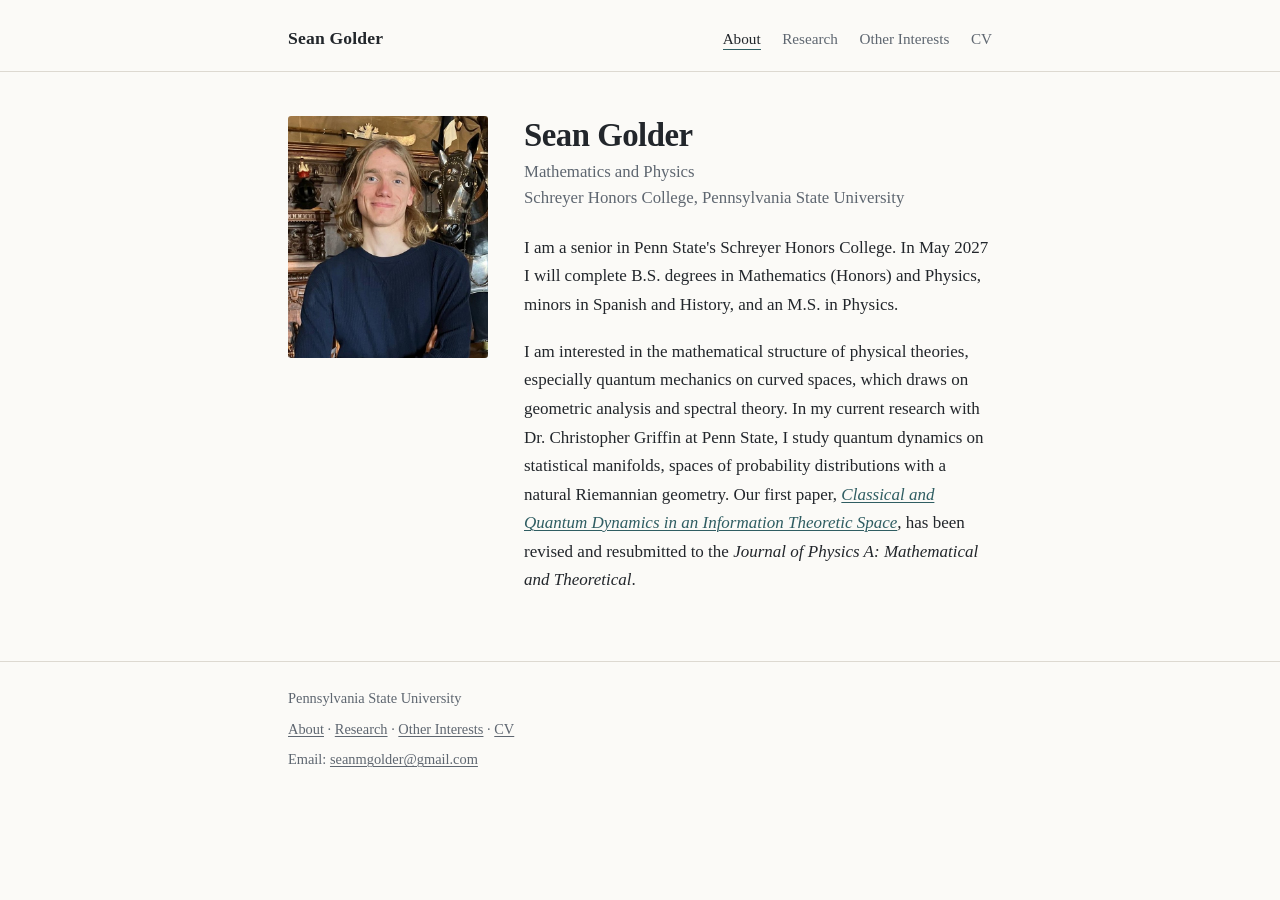
<file: index.html>
<!doctype html>
<html lang="en">
<head>
<meta charset="utf-8">
<meta name="viewport" content="width=device-width, initial-scale=1">
<title>Sean Golder</title>
<meta name="description" content="Sean Golder — mathematics and physics student at Penn State, working on mathematical physics and information geometry.">
<link rel="stylesheet" href="style.css">
</head>
<body>

<header class="masthead">
  <div class="wrap">
    <a class="sitename" href="index.html">Sean Golder</a>
    <nav>
      <ul>
        <li><a href="index.html" aria-current="page">About</a></li>
        <li><a href="research.html">Research</a></li>
        <li><a href="interests.html">Other Interests</a></li>
        <li><a href="files/golder-cv.pdf">CV</a></li>
      </ul>
    </nav>
  </div>
</header>

<main class="wrap">

  <div class="intro">
    <img class="portrait" src="images/sean.jpg" alt="Sean Golder" width="620" height="750">
    <div>
      <h1>Sean Golder</h1>
      <p class="subtitle">
        Mathematics and Physics<br>
        Schreyer Honors College, Pennsylvania State University
      </p>

      <p>
  		I am a senior in Penn State's Schreyer Honors College. In May 2027 I will
  		complete B.S. degrees in Mathematics (Honors) and Physics, minors in Spanish
  		and History, and an M.S. in Physics.
	  </p>

       <p>
        I am interested in the mathematical structure of physical theories,
        especially quantum mechanics on curved spaces, which draws on geometric
        analysis and spectral theory. In my current research with Dr. Christopher
        Griffin at Penn State, I study quantum dynamics on statistical manifolds,
        spaces of probability distributions with a natural Riemannian geometry. Our
        first paper,
        <a href="https://arxiv.org/abs/2604.09735"><em>Classical and Quantum Dynamics
        in an Information Theoretic Space</em></a>, has been revised and resubmitted
        to the <em>Journal of Physics A: Mathematical and Theoretical</em>.
      </p>
    </div>
  </div>

</main>

<footer>
  <div class="wrap">
<p>Pennsylvania State University</p>
    <p><a href="index.html">About</a> · <a href="research.html">Research</a> ·
       <a href="interests.html">Other Interests</a> ·
       <a href="files/golder-cv.pdf">CV</a></p>
    <p>Email: <a class="email-link" data-show-address="true" href="#">Email</a></p>
  </div>
</footer>

<script src="email.js"></script>

</body>
</html>
</file>
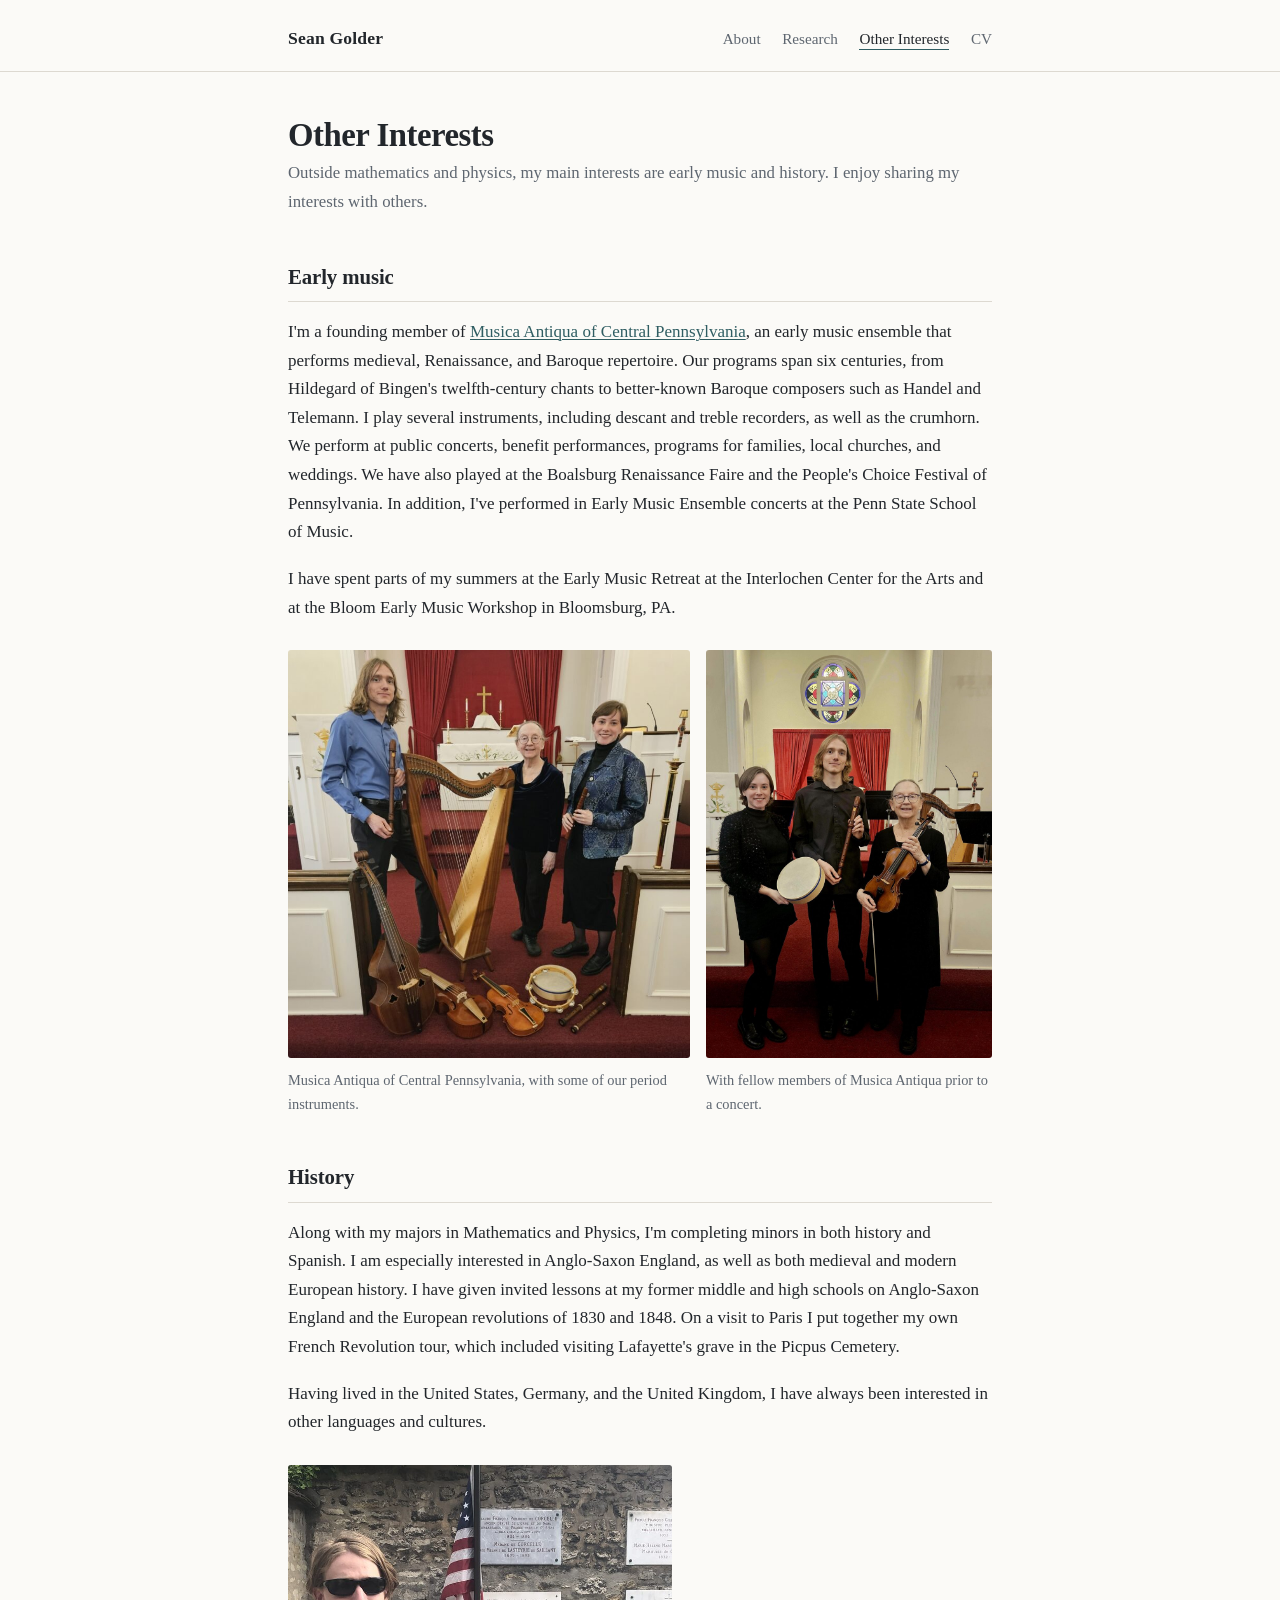
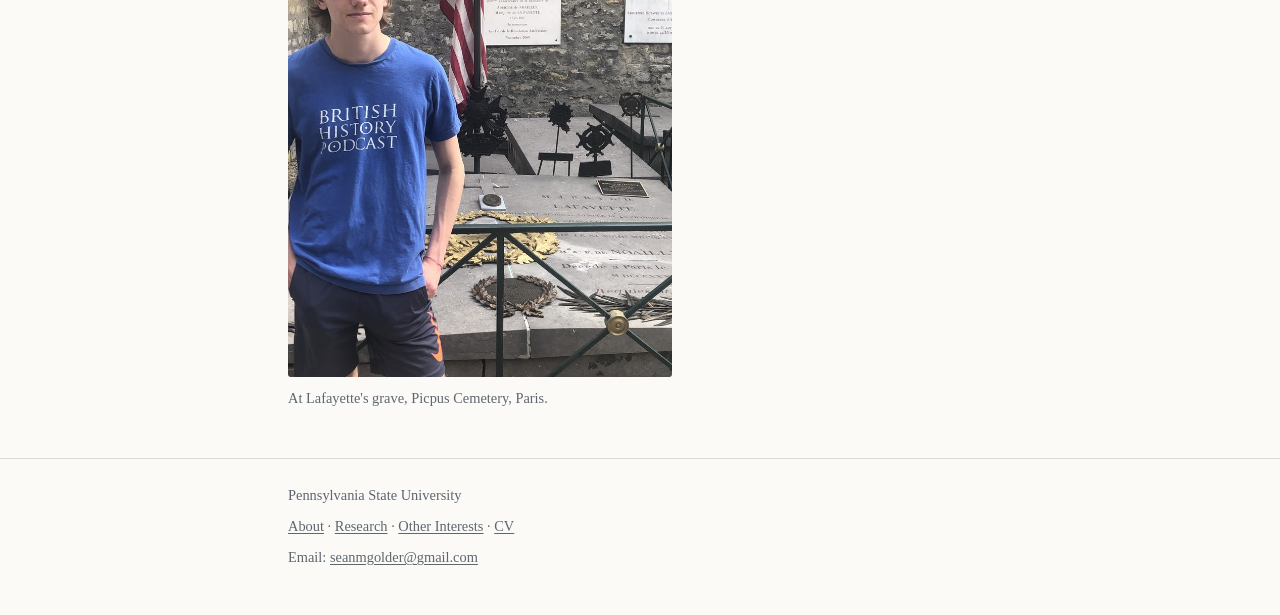
<file: interests.html>
<!doctype html>
<html lang="en">
<head>
<meta charset="utf-8">
<meta name="viewport" content="width=device-width, initial-scale=1">
<title>Other Interests — Sean Golder</title>
<meta name="description" content="Sean Golder on early music and history, his main interests outside mathematics and physics.">
<link rel="stylesheet" href="style.css">
</head>
<body>

<header class="masthead">
  <div class="wrap">
    <a class="sitename" href="index.html">Sean Golder</a>
    <nav>
      <ul>
        <li><a href="index.html">About</a></li>
        <li><a href="research.html">Research</a></li>
        <li><a href="interests.html" aria-current="page">Other Interests</a></li>
        <li><a href="files/golder-cv.pdf">CV</a></li>
      </ul>
    </nav>
  </div>
</header>

<main class="wrap">

  <h1>Other Interests</h1>
  <p class="lede">
  Outside mathematics and physics, my main interests are early music and history. 
  I enjoy sharing my interests with others.
</p>

  <h2>Early music</h2>

<p>
  I'm a founding member of <a href="https://www.instagram.com/musica_antiqua_pa/">Musica
  Antiqua of Central Pennsylvania</a>, an early music ensemble that performs
  medieval, Renaissance, and Baroque repertoire. Our programs span six
  centuries, from Hildegard of Bingen's twelfth-century chants to better-known
  Baroque composers such as Handel and Telemann. I play several instruments, including
  descant and treble recorders, as well as the crumhorn. We perform at public
  concerts, benefit performances, programs for families, local churches, and
  weddings. We have also played at the Boalsburg Renaissance Faire and the
  People's Choice Festival of Pennsylvania. In addition, I've performed in
  Early Music Ensemble concerts at the Penn State School of Music.
</p>

<p>
  I have spent parts of my summers at the Early Music Retreat at the Interlochen Center
  for the Arts and at the Bloom Early Music Workshop in Bloomsburg, PA.
</p>

  <div class="photo-pair">
  <figure style="--ar: 0.985">
    <img src="images/musica-antiqua-instruments.jpg"
         alt="Sean Golder with two fellow members of Musica Antiqua, holding a recorder, beside a harp and other period instruments"
         width="768" height="780">
    <figcaption>Musica Antiqua of Central Pennsylvania, with some of our period instruments.</figcaption>
  </figure>
  <figure style="--ar: 0.701">
    <img src="images/musica-antiqua-concert.jpg"
         alt="Sean Golder with a recorder, between two fellow members of Musica Antiqua holding a frame drum and a violin"
         width="900" height="1284">
    <figcaption>With fellow members of Musica Antiqua prior to a concert.</figcaption>
  </figure>
</div>

  <h2>History</h2>

<p>
  Along with my majors in Mathematics and Physics, I'm completing minors in 
  both history and Spanish. I am especially interested in Anglo-Saxon
  England, as well as both medieval and modern European history. I have given invited 
  lessons at my former middle and high schools on Anglo-Saxon England and the European
  revolutions of 1830 and 1848. On a visit to Paris I put together my own French 
  Revolution tour, which included visiting Lafayette's grave in the Picpus Cemetery.
</p>

<p>
  Having lived in the United States, Germany, and the United Kingdom, I have
  always been interested in other languages and cultures. 
</p>

<figure class="narrow">
  <img src="images/lafayette-picpus.jpg"
       alt="Sean Golder beside the grave of the Marquis de Lafayette in the Picpus Cemetery, Paris"
       width="760" height="1013">
  <figcaption>At Lafayette's grave, Picpus Cemetery, Paris.</figcaption>
</figure>

</main>

<footer>
  <div class="wrap">
    <p>Pennsylvania State University</p>
    <p><a href="index.html">About</a> · <a href="research.html">Research</a> ·
       <a href="interests.html">Other Interests</a> ·
       <a href="files/golder-cv.pdf">CV</a></p>
    <p>Email: <a class="email-link" data-show-address="true" href="#">Email</a></p>
  </div>
</footer>

<script src="email.js"></script>

</body>
</html>
</file>
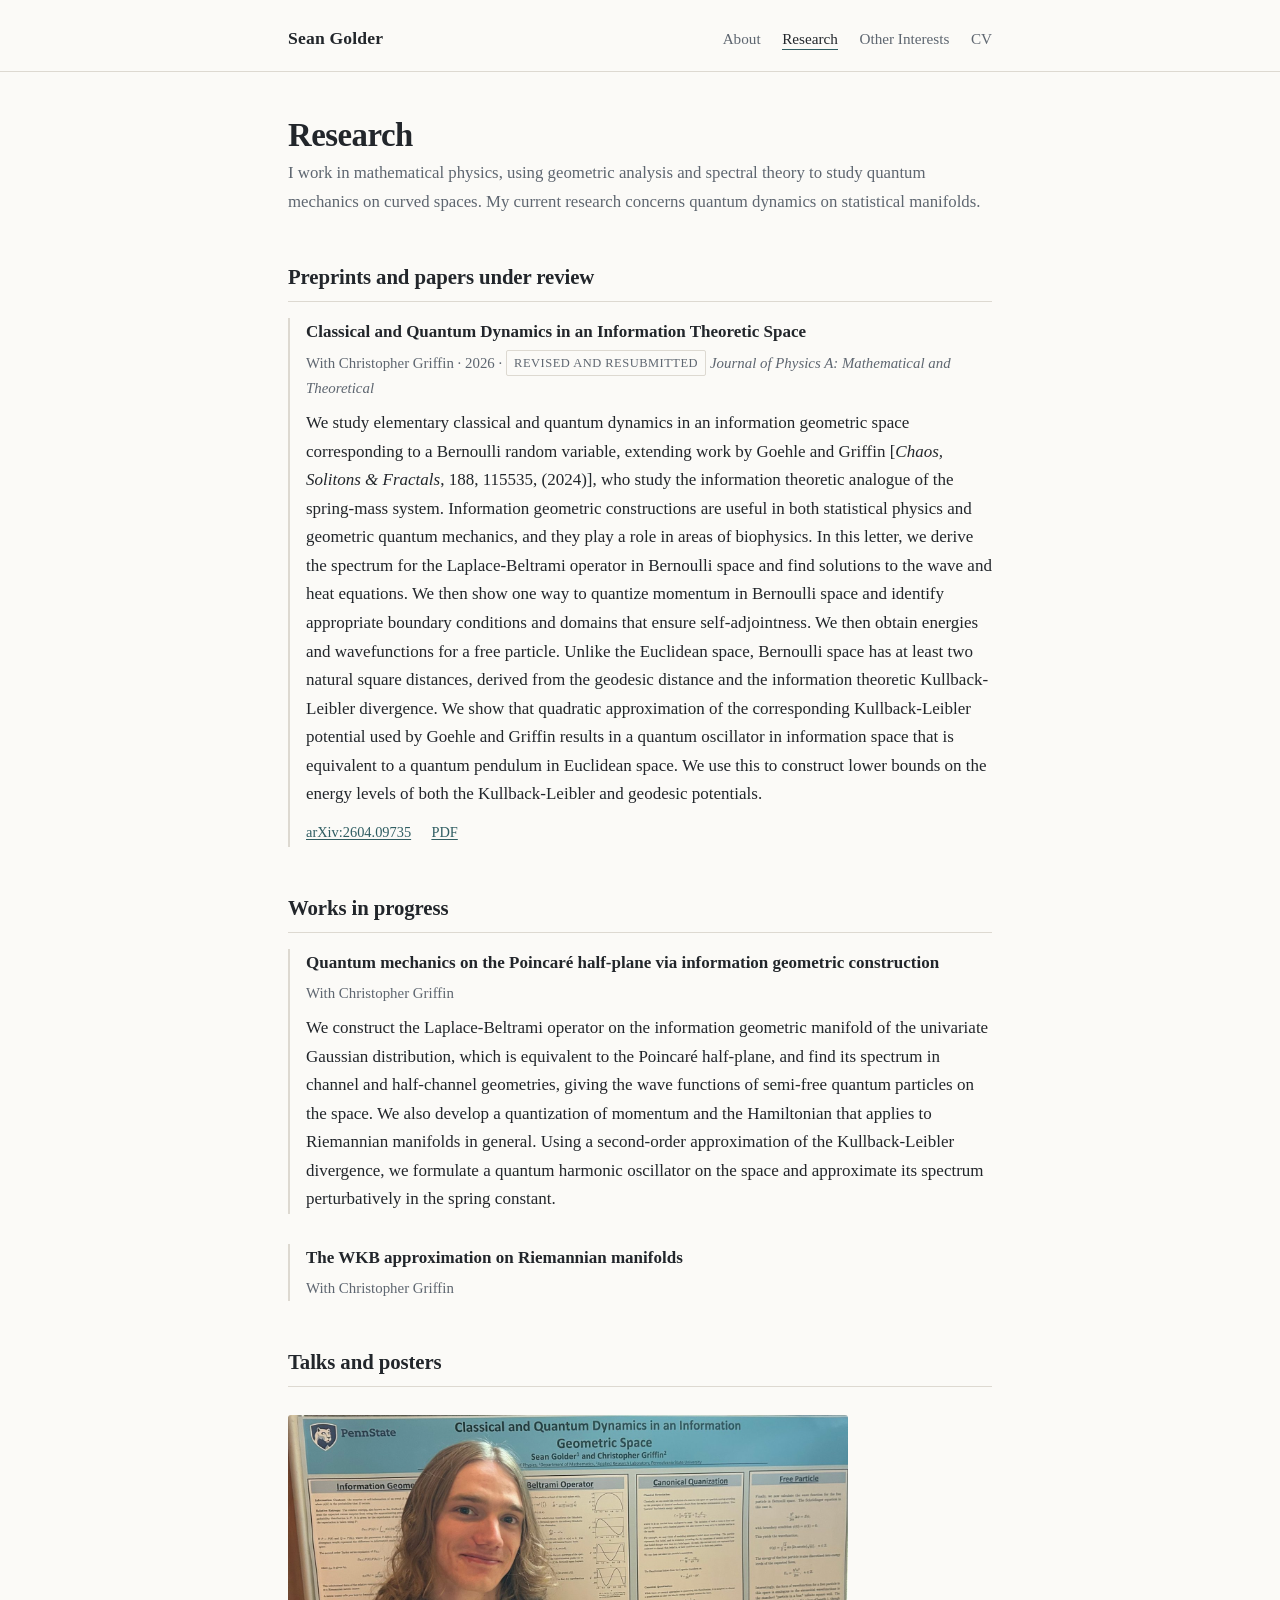
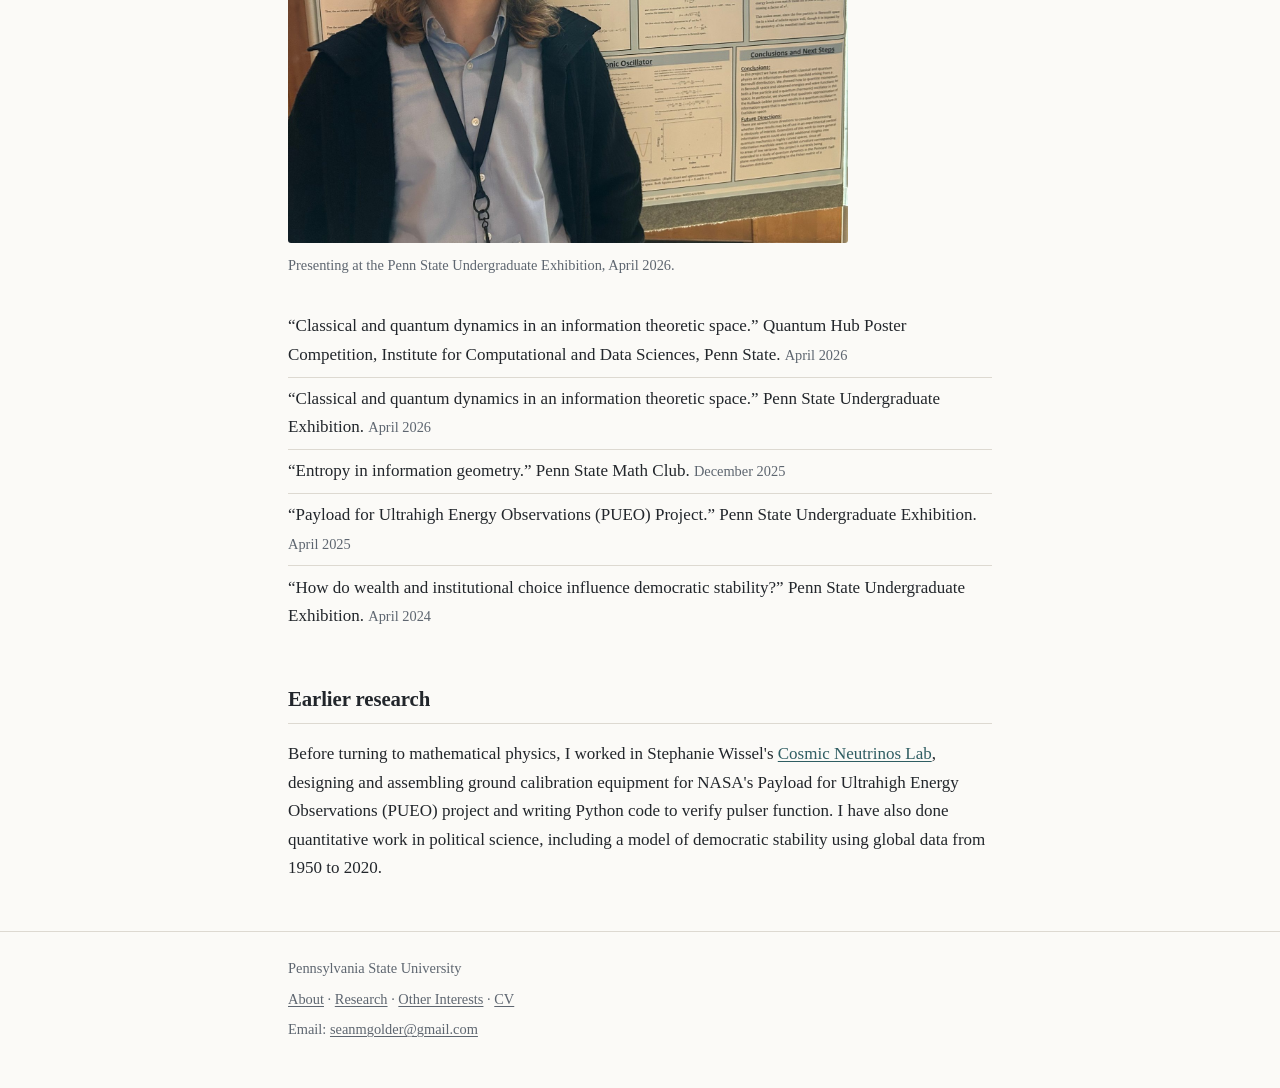
<file: research.html>
<!doctype html>
<html lang="en">
<head>
<meta charset="utf-8">
<meta name="viewport" content="width=device-width, initial-scale=1">
<title>Research — Sean Golder</title>
<meta name="description" content="Papers, works in progress, and talks by Sean Golder on mathematical physics and information geometry.">
<link rel="stylesheet" href="style.css">
</head>
<body>

<header class="masthead">
  <div class="wrap">
    <a class="sitename" href="index.html">Sean Golder</a>
    <nav>
      <ul>
        <li><a href="index.html">About</a></li>
        <li><a href="research.html" aria-current="page">Research</a></li>
        <li><a href="interests.html">Other Interests</a></li>
        <li><a href="files/golder-cv.pdf">CV</a></li>
      </ul>
    </nav>
  </div>
</header>

<main class="wrap">

  <h1>Research</h1>

  	<p class="lede">
    I work in mathematical physics, using geometric analysis and spectral theory
    to study quantum mechanics on curved spaces. My current research concerns
    quantum dynamics on statistical manifolds.
  </p>
 

  <h2>Preprints and papers under review</h2>

  <div class="entry">
    <span class="title">Classical and Quantum Dynamics in an Information Theoretic Space</span>
    <p class="meta">
      With Christopher Griffin · 2026 ·
      <span class="status">Revised and Resubmitted</span>
<em>Journal of Physics A: Mathematical and Theoretical</em>
    </p>
    <p class="abstract">
  We study elementary classical and quantum dynamics in an information
  geometric space corresponding to a Bernoulli random variable, extending work
  by Goehle and Griffin [<em>Chaos, Solitons &amp; Fractals</em>, 188, 115535,
  (2024)], who study the information theoretic analogue of the spring-mass
  system. Information geometric constructions are useful in both statistical
  physics and geometric quantum mechanics, and they play a role in areas of
  biophysics. In this letter, we derive the spectrum for the Laplace-Beltrami
  operator in Bernoulli space and find solutions to the wave and heat
  equations. We then show one way to quantize momentum in Bernoulli space and
  identify appropriate boundary conditions and domains that ensure
  self-adjointness. We then obtain energies and wavefunctions for a free
  particle. Unlike the Euclidean space, Bernoulli space has at least two
  natural square distances, derived from the geodesic distance and the
  information theoretic Kullback-Leibler divergence. We show that quadratic
  approximation of the corresponding Kullback-Leibler potential used by Goehle
  and Griffin results in a quantum oscillator in information space that is
  equivalent to a quantum pendulum in Euclidean space. We use this to construct
  lower bounds on the energy levels of both the Kullback-Leibler and geodesic
  potentials.
</p>
    
    <p class="links">
      <a href="https://arxiv.org/abs/2604.09735">arXiv:2604.09735</a>
      <a href="https://arxiv.org/pdf/2604.09735">PDF</a>
    </p>
  </div>

  <h2>Works in progress</h2>

  <div class="entry">
    <span class="title">Quantum mechanics on the Poincaré half-plane via information geometric construction</span>
    <p class="meta">With Christopher Griffin</p>
    <p class="abstract">
  We construct the Laplace-Beltrami operator on the information geometric
  manifold of the univariate Gaussian distribution, which is equivalent to the
  Poincar&eacute; half-plane, and find its spectrum in channel and half-channel
  geometries, giving the wave functions of semi-free quantum particles on the
  space. We also develop a quantization of momentum and the Hamiltonian that
  applies to Riemannian manifolds in general. Using a second-order
  approximation of the Kullback-Leibler divergence, we formulate a quantum
  harmonic oscillator on the space and approximate its spectrum perturbatively
  in the spring constant.
</p>
  </div>

  <div class="entry">
    <span class="title">The WKB approximation on Riemannian manifolds</span>
    <p class="meta">With Christopher Griffin</p>
    
  </div>

  <h2>Talks and posters</h2>
  
  <figure class="photo">
  <img src="images/sean-poster.jpg"
       alt="Sean Golder with his poster, Classical and Quantum Dynamics in an Information Geometric Space, at Penn State, April 2026">
  <figcaption>Presenting at the Penn State Undergraduate Exhibition, April 2026.</figcaption>
</figure>

  <ul class="plain">
    <li>
      &ldquo;Classical and quantum dynamics in an information theoretic space.&rdquo;
      Quantum Hub Poster Competition, Institute for Computational and Data
      Sciences, Penn State. <span class="when">April 2026</span>
    </li>
    <li>
      &ldquo;Classical and quantum dynamics in an information theoretic space.&rdquo;
      Penn State Undergraduate Exhibition. <span class="when">April 2026</span>
    </li>
    <li>
      &ldquo;Entropy in information geometry.&rdquo; Penn State Math Club.
      <span class="when">December 2025</span>
    </li>
    <li>
      &ldquo;Payload for Ultrahigh Energy Observations (PUEO) Project.&rdquo;
      Penn State Undergraduate Exhibition. <span class="when">April 2025</span>
    </li>
    <li>
  &ldquo;How do wealth and institutional choice influence democratic
  stability?&rdquo; Penn State Undergraduate Exhibition.
  <span class="when">April 2024</span>
</li>
  </ul>

  <h2>Earlier research</h2>

 <p>
  Before turning to mathematical physics, I worked in Stephanie Wissel's
  <a href="https://swissel.github.io/">Cosmic Neutrinos Lab</a>, designing and
  assembling ground calibration equipment for NASA's Payload for Ultrahigh
  Energy Observations (PUEO) project and writing Python code to verify pulser
  function. I have also done quantitative work in political science, including a 
  model of democratic stability using global data from 1950 to 2020.
</p>

</main>

<footer>
  <div class="wrap">
    <p>Pennsylvania State University</p>
    <p><a href="index.html">About</a> · <a href="research.html">Research</a> ·
       <a href="interests.html">Other Interests</a> ·
       <a href="files/golder-cv.pdf">CV</a></p>
    <p>Email: <a class="email-link" data-show-address="true" href="#">Email</a></p>
  </div>
</footer>

<script src="email.js"></script>

</body>
</html>
</file>
<file: style.css>
/* ---------------------------------------------------------------
   Sean Golder — personal site
   Single stylesheet. Edit colours and spacing here; everything
   on the site reads from these values.
   --------------------------------------------------------------- */

:root {
  --bg:        #fbfaf7;
  --surface:   #f3f1ec;
  --text:      #22262b;
  --muted:     #5e6670;
  --rule:      #ddd9d1;
  --accent:    #2f5d62;
  --accent-sw: #3c7a80;
  --maxw:      46rem;
}

@media (prefers-color-scheme: dark) {
  :root:not([data-theme="light"]) {
    --bg:      #16181b;
    --surface: #1e2125;
    --text:    #e6e4df;
    --muted:   #a2a8b0;
    --rule:    #33373d;
    --accent:  #8fc4c6;
    --accent-sw:#a9d6d8;
  }
}
:root[data-theme="dark"] {
  --bg:      #16181b;
  --surface: #1e2125;
  --text:    #e6e4df;
  --muted:   #a2a8b0;
  --rule:    #33373d;
  --accent:  #8fc4c6;
  --accent-sw:#a9d6d8;
}

*, *::before, *::after { box-sizing: border-box; }

html { -webkit-text-size-adjust: 100%; }

body {
  margin: 0;
  background: var(--bg);
  color: var(--text);
  font-family: "Iowan Old Style", "Palatino Linotype", Palatino, "Book Antiqua",
               Georgia, "Times New Roman", serif;
  font-size: 1.0625rem;
  line-height: 1.68;
  -webkit-font-smoothing: antialiased;
}

/* ---------- layout ---------- */

.wrap {
  max-width: var(--maxw);
  margin: 0 auto;
  padding: 0 16px;
}

main { padding-bottom: 4rem; }

/* ---------- masthead + navigation ---------- */

.masthead {
  border-bottom: 1px solid var(--rule);
  margin-bottom: 2.75rem;
}

.masthead .wrap {
  display: flex;
  flex-wrap: wrap;
  align-items: baseline;
  justify-content: space-between;
  gap: 0.5rem 1.5rem;
  padding-top: 1.5rem;
  padding-bottom: 1.1rem;
}

.sitename {
  font-size: 1.1rem;
  font-weight: 600;
  letter-spacing: 0.01em;
  text-decoration: none;
  color: var(--text);
  white-space: nowrap;
}
.sitename:hover { color: var(--accent); }

nav ul {
  list-style: none;
  display: flex;
  flex-wrap: wrap;
  gap: 1.35rem;
  margin: 0;
  padding: 0;
}

nav a {
  text-decoration: none;
  color: var(--muted);
  font-size: 0.95rem;
  padding-bottom: 2px;
  border-bottom: 1px solid transparent;
}
nav a:hover { color: var(--accent); border-bottom-color: var(--accent); }
nav a[aria-current="page"] { color: var(--text); border-bottom-color: var(--accent); }

/* ---------- headings and text ---------- */

h1 {
  font-size: 2.05rem;
  line-height: 1.2;
  margin: 0 0 0.25rem;
  letter-spacing: -0.015em;
}

h2 {
  font-size: 1.3rem;
  margin: 2.75rem 0 1rem;
  padding-bottom: 0.4rem;
  border-bottom: 1px solid var(--rule);
  letter-spacing: -0.005em;
}

h3 { font-size: 1.07rem; margin: 1.75rem 0 0.3rem; }

p { margin: 0 0 1.15rem; }

a { color: var(--accent); text-decoration-thickness: 1px; text-underline-offset: 2px; }
a:hover { color: var(--accent-sw); }

.lede { color: var(--muted); font-size: 1.05rem; margin-bottom: 1.75rem; }

.subtitle {
  color: var(--muted);
  font-size: 1.05rem;
  margin: 0 0 1.5rem;
  line-height: 1.5;
}

/* ---------- intro block with portrait ---------- */

.intro {
  display: grid;
  grid-template-columns: 200px 1fr;
  gap: 2.25rem;
  align-items: start;
  margin-bottom: 2rem;
}

.portrait {
  width: 100%;
  height: auto;
  border-radius: 3px;
  display: block;
}

@media (max-width: 36rem) {
  .intro { grid-template-columns: 1fr; gap: 1.5rem; }
  .portrait { max-width: 180px; }
  h1 { font-size: 1.75rem; }
}

/* ---------- link buttons ---------- */

.linkrow {
  display: flex;
  flex-wrap: wrap;
  gap: 0.6rem;
  margin: 1.75rem 0 0;
  padding: 0;
  list-style: none;
}

.linkrow a {
  display: inline-block;
  padding: 0.4rem 0.9rem;
  border: 1px solid var(--rule);
  border-radius: 3px;
  background: var(--surface);
  color: var(--text);
  text-decoration: none;
  font-size: 0.92rem;
}
.linkrow a:hover { border-color: var(--accent); color: var(--accent); }

/* ---------- publication entries ---------- */

.entry {
  margin: 0 0 1.9rem;
  padding-left: 1rem;
  border-left: 2px solid var(--rule);
}
.entry:hover { border-left-color: var(--accent); }

.entry .title {
  font-weight: 600;
  display: block;
  margin-bottom: 0.2rem;
}

.entry .meta {
  color: var(--muted);
  font-size: 0.93rem;
  margin: 0 0 0.5rem;
}

.entry .abstract { margin: 0.5rem 0 0.6rem; }

/* A short editorial note under an abstract — set smaller and quieter so it
   reads as a remark rather than as part of the abstract itself. */
.entry .note {
  font-size: 0.93rem;
  color: var(--muted);
  margin: 0 0 0.6rem;
}

.entry .links a { font-size: 0.9rem; margin-right: 1rem; }

.status {
  display: inline-block;
  font-size: 0.78rem;
  letter-spacing: 0.04em;
  text-transform: uppercase;
  color: var(--muted);
  border: 1px solid var(--rule);
  border-radius: 2px;
  padding: 0.1rem 0.45rem;
  vertical-align: 0.1rem;
}

/* ---------- simple lists ---------- */

ul.plain { list-style: none; padding: 0; margin: 0 0 1.25rem; }
ul.plain li {
  padding: 0.45rem 0;
  border-bottom: 1px solid var(--rule);
}
ul.plain li:last-child { border-bottom: 0; }
ul.plain .when { color: var(--muted); font-size: 0.9rem; }

/* ---------- figure ---------- */

figure { margin: 1.75rem 0; max-width: 560px; }
figure img {
  width: 100%;
  height: auto;
  border-radius: 3px;
  display: block;
}
/* Add class="narrow" to hold a figure to a smaller width — for a tall
   portrait photo that would otherwise dominate, or an image whose file is
   too small to be stretched without blurring. */
figure.narrow { max-width: 384px; }

/* Two photos side by side, scaled so that they end at the same height. Each
   figure grows in proportion to its aspect ratio (width divided by height),
   which is given as --ar on the figure in the HTML. On a narrow screen they
   stack instead. */
.photo-pair {
  display: flex;
  gap: 1rem;
  margin: 1.75rem 0;
  align-items: flex-start;
}
.photo-pair figure {
  flex-grow: var(--ar, 1);
  flex-shrink: 1;
  flex-basis: 0;
  min-width: 0;
  max-width: none;
  margin: 0;
}
@media (max-width: 36rem) {
  .photo-pair { flex-direction: column; }
  .photo-pair figure { flex-grow: 1; }
}
figcaption {
  color: var(--muted);
  font-size: 0.9rem;
  margin-top: 0.6rem;
}

/* ---------- footer ---------- */

footer {
  border-top: 1px solid var(--rule);
  margin-top: 3rem;
  padding: 1.5rem 0 2.5rem;
  color: var(--muted);
  font-size: 0.9rem;
}
footer a { color: var(--muted); }
footer a:hover { color: var(--accent); }
footer p { margin: 0 0 0.4rem; }
</file>
